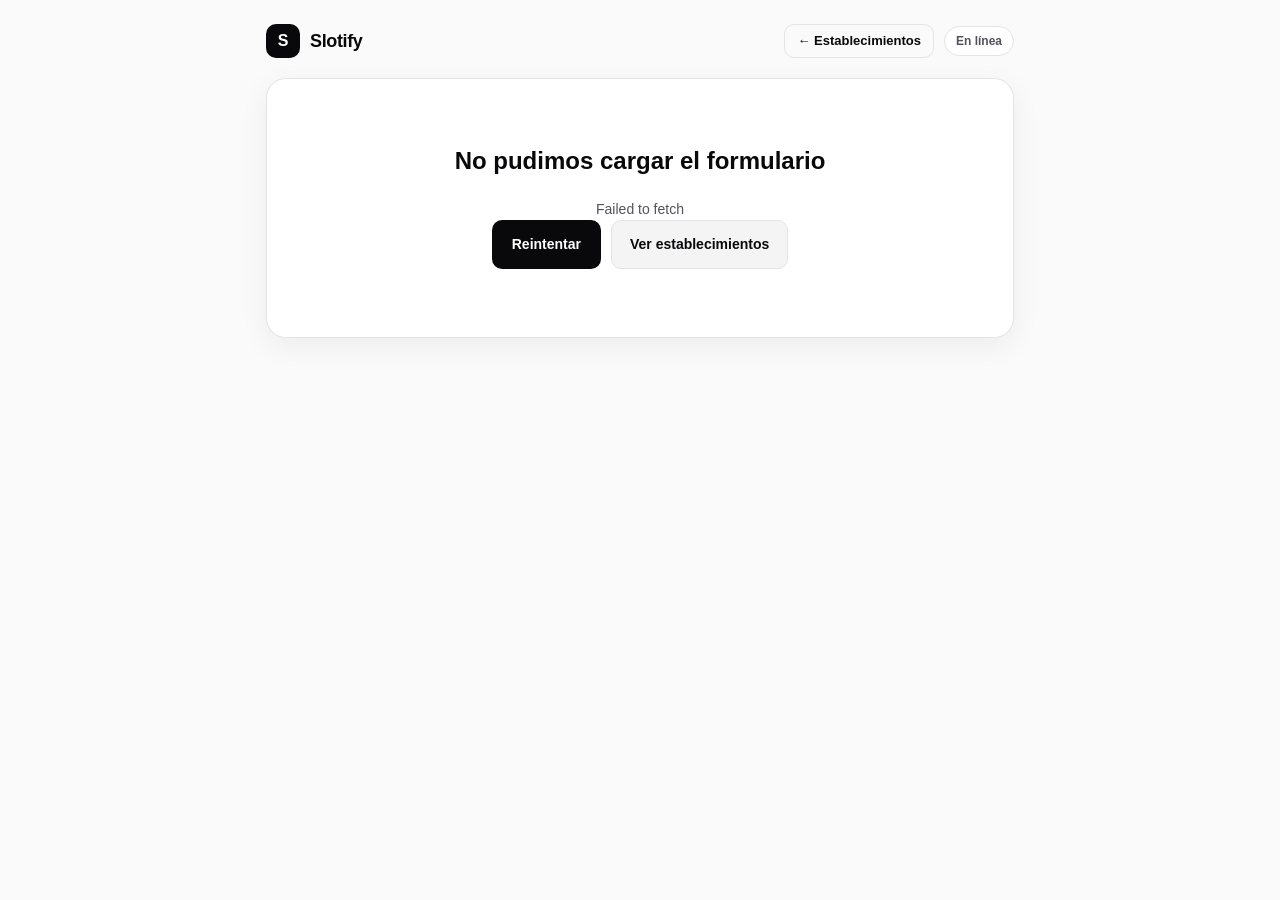
<file: src/Slotify.API/wwwroot/book/index.html>
<!DOCTYPE html>
<html lang="es">
  <head>
    <meta charset="UTF-8" />
    <meta name="viewport" content="width=device-width, initial-scale=1.0" />
    <title>Slotify — Reservas en Línea</title>
    <link rel="stylesheet" href="./styles.css" />
  </head>
  <body>
    <div class="page-shell">
      <header class="topbar">
        <a href="./" id="brand-home-link" class="brand-link">
          <span class="brand-mark">S</span>
          <span class="brand-wordmark">Slotify</span>
        </a>
        <div class="topbar-actions">
          <button type="button" id="back-to-directory-btn" class="ghost-btn hidden">
            &larr; Establecimientos
          </button>
          <span id="api-status-pill" class="status-pill">Conectando...</span>
        </div>
      </header>

      <main id="app-root" class="main-content">
        <section id="loading-view" class="panel center-panel">
          <div class="spinner" aria-hidden="true"></div>
          <p class="muted-text">Cargando información...</p>
        </section>

        <section id="error-view" class="panel center-panel hidden" role="alert">
          <h1 class="error-title" id="error-title">No pudimos cargar esta vista</h1>
          <p class="muted-text" id="error-message">
            Verifica que la API de Slotify esté activa y accesible.
          </p>
          <div class="actions-row">
            <button type="button" id="retry-btn" class="primary-btn">Reintentar</button>
            <button type="button" id="error-directory-btn" class="secondary-btn">
              Ver establecimientos
            </button>
          </div>
        </section>

        <section id="directory-view" class="hidden">
          <div class="directory-hero">
            <p class="eyebrow">PORTAL DE RESERVAS</p>
            <h1>Encuentra y agenda tu cita</h1>
            <p class="muted-text">
              Selecciona un negocio para ver sus servicios, horarios disponibles y confirmar tu espacio.
            </p>
            <div class="search-wrap">
              <input
                type="search"
                id="directory-search"
                class="text-input"
                placeholder="Buscar por nombre, giro o servicio..."
                aria-label="Buscar establecimiento"
              />
            </div>
          </div>

          <div id="directory-grid" class="directory-grid"></div>
          <div id="directory-empty" class="panel center-panel hidden">
            <p class="muted-text">No hay establecimientos disponibles que coincidan con tu búsqueda.</p>
          </div>
        </section>

        <section id="booking-view" class="hidden">
          <article class="business-banner" id="business-banner">
            <div class="banner-top">
              <div id="business-avatar" class="business-avatar">S</div>
              <div class="banner-meta">
                <div class="badge-row">
                  <span class="official-badge" id="business-sector">RESERVAS EN LÍNEA</span>
                  <span class="tz-badge" id="business-timezone">America/Mexico_City</span>
                </div>
                <h1 id="business-name">Establecimiento</h1>
                <p id="business-phone" class="banner-sub"></p>
              </div>
            </div>
            <div class="banner-copy">
              <h2 id="form-title">Reserva tu cita en línea</h2>
              <p id="form-description"></p>
            </div>
          </article>

          <form id="booking-form" class="booking-form" novalidate>
            <div class="panel form-section" id="services-section">
              <div class="section-heading">
                <h3>1. Selecciona tus servicios</h3>
                <span class="section-hint" id="services-summary-chip">Opcional</span>
              </div>
              <div id="services-list" class="services-list"></div>
            </div>

            <div class="panel form-section">
              <div class="section-heading">
                <h3>2. Fecha y horario</h3>
                <span class="section-hint" id="availability-hint">Horario del negocio</span>
              </div>

              <div class="date-controls">
                <div id="quick-days" class="quick-days"></div>
                <label class="field-block date-input-wrap">
                  <span class="field-label">Otra fecha</span>
                  <input type="date" id="booking-date-input" class="text-input" required />
                </label>
              </div>

              <div id="slots-loading" class="slots-message hidden">
                Consultando disponibilidad...
              </div>
              <div id="slots-empty" class="slots-message hidden"></div>
              <div id="time-slots-grid" class="time-slots-grid"></div>
            </div>

            <div id="custom-fields-section" class="panel form-section hidden">
              <div class="section-heading">
                <h3>3. Preferencias adicionales</h3>
              </div>
              <div id="custom-fields-container" class="custom-fields-container"></div>
            </div>

            <div class="panel form-section">
              <div class="section-heading">
                <h3 id="contact-section-heading">3. Tus datos de contacto</h3>
              </div>
              <div class="contact-grid">
                <label class="field-block">
                  <span class="field-label">Nombre completo *</span>
                  <input
                    type="text"
                    id="client-name"
                    class="text-input"
                    maxlength="150"
                    placeholder="Ej. Alejandro Gómez"
                    required
                  />
                </label>

                <label class="field-block">
                  <span class="field-label">Teléfono o WhatsApp</span>
                  <input
                    type="tel"
                    id="client-phone"
                    class="text-input"
                    maxlength="20"
                    placeholder="Ej. +52 55 1234 5678"
                  />
                </label>

                <label class="field-block">
                  <span class="field-label">Correo electrónico (opcional)</span>
                  <input
                    type="email"
                    id="client-email"
                    class="text-input"
                    maxlength="150"
                    placeholder="tu@correo.com"
                  />
                </label>

                <label class="field-block full-width">
                  <span class="field-label">Notas para el establecimiento (opcional)</span>
                  <textarea
                    id="client-notes"
                    class="text-input textarea-input"
                    rows="3"
                    maxlength="500"
                    placeholder="Detalles adicionales, preferencias o indicaciones..."
                  ></textarea>
                </label>
              </div>
            </div>

            <div id="form-error-banner" class="alert-error hidden" role="alert"></div>

            <footer class="checkout-bar">
              <div class="checkout-totals">
                <span class="checkout-label" id="checkout-summary-text">Selecciona fecha y hora</span>
                <strong class="checkout-price" id="checkout-total-price">$0.00</strong>
              </div>
              <button type="submit" id="submit-booking-btn" class="primary-btn submit-btn">
                Confirmar y Agendar Cita
              </button>
            </footer>
          </form>
        </section>

        <section id="receipt-view" class="panel receipt-panel hidden">
          <div class="receipt-header" id="receipt-header">
            <div class="receipt-check">&#10003;</div>
            <h2>Reserva Confirmada</h2>
            <p id="receipt-subtitle"></p>
          </div>
          <dl class="receipt-details" id="receipt-details"></dl>
          <div class="actions-row">
            <button type="button" id="book-another-btn" class="primary-btn">
              Hacer otra reservación
            </button>
            <button type="button" id="receipt-directory-btn" class="secondary-btn">
              Ver más negocios
            </button>
          </div>
        </section>
      </main>
    </div>

    <script src="./app.js" defer></script>
  </body>
</html>
</file>
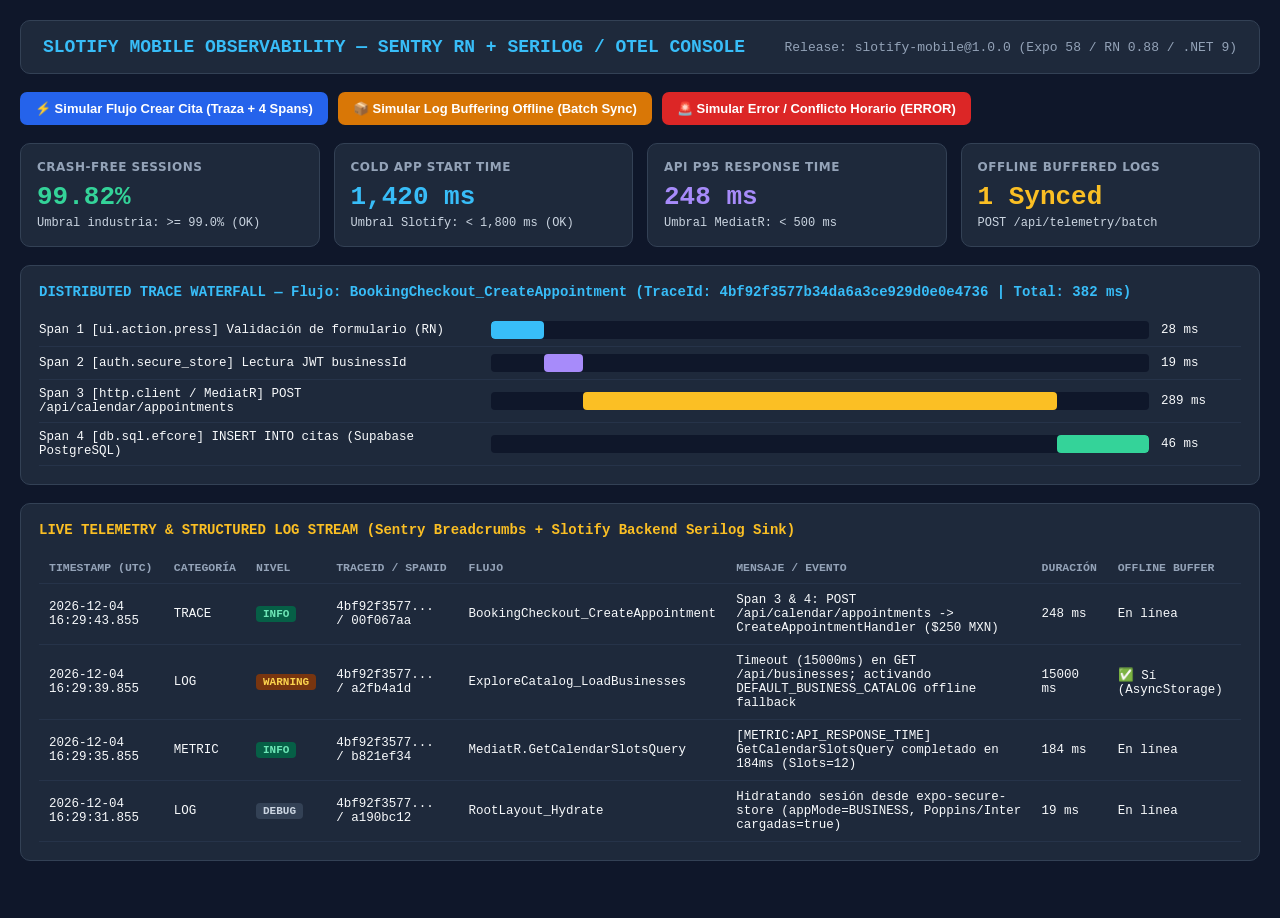
<file: docs/consola_monitoreo_slotify.html>
<!DOCTYPE html>
<html lang="es">
<head>
  <meta charset="UTF-8" />
  <title>Slotify — Consola de Monitoreo y Observabilidad Móvil</title>
  <style>
    * { box-sizing: border-box; margin: 0; padding: 0; }
    body { background: #0f172a; color: #f8fafc; font-family: 'Segoe UI', system-ui, sans-serif; padding: 20px; }
    header { background: #1e293b; border: 1px solid #334155; border-radius: 10px; padding: 16px 22px; display: flex; justify-content: space-between; align-items: center; margin-bottom: 18px; }
    header h1 { font-size: 18px; color: #38bdf8; font-family: Consolas, monospace; }
    header .meta { font-size: 13px; color: #94a3b8; font-family: Consolas, monospace; }
    .toolbar { display: flex; gap: 10px; margin-bottom: 18px; flex-wrap: wrap; }
    button { background: #2563eb; color: #fff; border: none; padding: 9px 15px; border-radius: 7px; cursor: pointer; font-weight: 600; font-size: 13px; transition: opacity 0.15s; }
    button:hover { opacity: 0.9; }
    button.warn { background: #d97706; }
    button.err { background: #dc2626; }
    .cards { display: grid; grid-template-columns: repeat(4, 1fr); gap: 14px; margin-bottom: 18px; }
    .card { background: #1e293b; border: 1px solid #334155; border-radius: 10px; padding: 16px; }
    .card .label { font-size: 12px; color: #94a3b8; font-weight: 700; letter-spacing: 0.5px; }
    .card .val { font-size: 26px; font-weight: 800; font-family: Consolas, monospace; margin: 8px 0 4px; }
    .card .sub { font-size: 12px; color: #cbd5e1; font-family: Consolas, monospace; }
    .panel { background: #1e293b; border: 1px solid #334155; border-radius: 10px; padding: 18px; margin-bottom: 18px; }
    .panel h2 { font-size: 14px; color: #38bdf8; font-family: Consolas, monospace; margin-bottom: 14px; }
    .span-row { display: grid; grid-template-columns: 440px 1fr 80px; align-items: center; gap: 12px; padding: 7px 0; border-bottom: 1px solid #263349; font-family: Consolas, monospace; font-size: 12.5px; }
    .bar-wrap { background: #0f172a; height: 18px; border-radius: 4px; position: relative; overflow: hidden; }
    .bar { height: 100%; border-radius: 4px; }
    table { width: 100%; border-collapse: collapse; font-family: Consolas, monospace; font-size: 12.5px; }
    th, td { text-align: left; padding: 9px 10px; border-bottom: 1px solid #263349; }
    th { color: #94a3b8; font-size: 11.5px; text-transform: uppercase; }
    .badge { padding: 2px 7px; border-radius: 4px; font-weight: 700; font-size: 11px; }
    .DEBUG { background: #334155; color: #cbd5e1; }
    .INFO { background: #065f46; color: #6ee7b7; }
    .WARNING { background: #78350f; color: #fcd34d; }
    .ERROR, .FATAL { background: #7f1d1d; color: #fca5a5; }
  </style>
</head>
<body>
  <header>
    <h1>SLOTIFY MOBILE OBSERVABILITY — SENTRY RN + SERILOG / OTEL CONSOLE</h1>
    <div class="meta">Release: slotify-mobile@1.0.0 (Expo 58 / RN 0.88 / .NET 9)</div>
  </header>

  <div class="toolbar">
    <button onclick="simulateTrace()">⚡ Simular Flujo Crear Cita (Traza + 4 Spans)</button>
    <button class="warn" onclick="simulateOfflineBatch()">📦 Simular Log Buffering Offline (Batch Sync)</button>
    <button class="err" onclick="simulateError()">🚨 Simular Error / Conflicto Horario (ERROR)</button>
  </div>

  <div class="cards">
    <div class="card">
      <div class="label">CRASH-FREE SESSIONS</div>
      <div class="val" style="color:#34d399">99.82%</div>
      <div class="sub">Umbral industria: &gt;= 99.0% (OK)</div>
    </div>
    <div class="card">
      <div class="label">COLD APP START TIME</div>
      <div class="val" style="color:#38bdf8">1,420 ms</div>
      <div class="sub">Umbral Slotify: &lt; 1,800 ms (OK)</div>
    </div>
    <div class="card">
      <div class="label">API P95 RESPONSE TIME</div>
      <div class="val" style="color:#a78bfa" id="metric-latency">248 ms</div>
      <div class="sub">Umbral MediatR: &lt; 500 ms</div>
    </div>
    <div class="card">
      <div class="label">OFFLINE BUFFERED LOGS</div>
      <div class="val" style="color:#fbbf24" id="metric-buffered">2 Synced</div>
      <div class="sub">POST /api/telemetry/batch</div>
    </div>
  </div>

  <div class="panel">
    <h2>DISTRIBUTED TRACE WATERFALL — Flujo: BookingCheckout_CreateAppointment (TraceId: 4bf92f3577b34da6a3ce929d0e0e4736 | Total: 382 ms)</h2>
    <div class="span-row">
      <div>Span 1 [ui.action.press] Validación de formulario (RN)</div>
      <div class="bar-wrap"><div class="bar" style="margin-left:0%;width:8%;background:#38bdf8"></div></div>
      <div>28 ms</div>
    </div>
    <div class="span-row">
      <div>Span 2 [auth.secure_store] Lectura JWT businessId</div>
      <div class="bar-wrap"><div class="bar" style="margin-left:8%;width:6%;background:#a78bfa"></div></div>
      <div>19 ms</div>
    </div>
    <div class="span-row">
      <div>Span 3 [http.client / MediatR] POST /api/calendar/appointments</div>
      <div class="bar-wrap"><div class="bar" style="margin-left:14%;width:72%;background:#fbbf24"></div></div>
      <div>289 ms</div>
    </div>
    <div class="span-row">
      <div>Span 4 [db.sql.efcore] INSERT INTO citas (Supabase PostgreSQL)</div>
      <div class="bar-wrap"><div class="bar" style="margin-left:86%;width:14%;background:#34d399"></div></div>
      <div>46 ms</div>
    </div>
  </div>

  <div class="panel">
    <h2 style="color:#fbbf24">LIVE TELEMETRY &amp; STRUCTURED LOG STREAM (Sentry Breadcrumbs + Slotify Backend Serilog Sink)</h2>
    <table>
      <thead>
        <tr>
          <th>Timestamp (UTC)</th>
          <th>Categoría</th>
          <th>Nivel</th>
          <th>TraceId / SpanId</th>
          <th>Flujo</th>
          <th>Mensaje / Evento</th>
          <th>Duración</th>
          <th>Offline Buffer</th>
        </tr>
      </thead>
      <tbody id="log-rows"></tbody>
    </table>
  </div>

  <script>
    const localEvents = [
      { timestamp: new Date().toISOString(), category: 'TRACE', level: 'INFO', traceId: '4bf92f3577b34da6a3ce929d0e0e4736', spanId: '00f067aa0ba902b7', flow: 'BookingCheckout_CreateAppointment', message: 'Span 3 & 4: POST /api/calendar/appointments -> CreateAppointmentHandler ($250 MXN)', durationMs: 248, wasBufferedOffline: false },
      { timestamp: new Date(Date.now() - 4000).toISOString(), category: 'LOG', level: 'WARNING', traceId: '4bf92f3577b34da6a3ce929d0e0e4736', spanId: 'a2fb4a1d1a96d312', flow: 'ExploreCatalog_LoadBusinesses', message: 'Timeout (15000ms) en GET /api/businesses; activando DEFAULT_BUSINESS_CATALOG offline fallback', durationMs: 15000, wasBufferedOffline: true },
      { timestamp: new Date(Date.now() - 8000).toISOString(), category: 'METRIC', level: 'INFO', traceId: '4bf92f3577b34da6a3ce929d0e0e4736', spanId: 'b821ef34a912044c', flow: 'MediatR.GetCalendarSlotsQuery', message: '[METRIC:API_RESPONSE_TIME] GetCalendarSlotsQuery completado en 184ms (Slots=12)', durationMs: 184, wasBufferedOffline: false },
      { timestamp: new Date(Date.now() - 12000).toISOString(), category: 'LOG', level: 'DEBUG', traceId: '4bf92f3577b34da6a3ce929d0e0e4736', spanId: 'a190bc12e410098a', flow: 'RootLayout_Hydrate', message: 'Hidratando sesión desde expo-secure-store (appMode=BUSINESS, Poppins/Inter cargadas=true)', durationMs: 19, wasBufferedOffline: false }
    ];

    function render() {
      const tbody = document.getElementById('log-rows');
      tbody.innerHTML = '';
      let buffered = 0;
      for (const e of localEvents) {
        if (e.wasBufferedOffline) buffered++;
        const tr = document.createElement('tr');
        tr.innerHTML = `
          <td>${new Date(e.timestamp).toISOString().replace('T', ' ').substring(0, 23)}</td>
          <td>${e.category}</td>
          <td><span class="badge ${e.level}">${e.level}</span></td>
          <td>${e.traceId.substring(0, 10)}... / ${e.spanId.substring(0, 8)}</td>
          <td>${e.flow}</td>
          <td>${e.message}</td>
          <td>${e.durationMs} ms</td>
          <td>${e.wasBufferedOffline ? '✅ Sí (AsyncStorage)' : 'En línea'}</td>
        `;
        tbody.appendChild(tr);
      }
      document.getElementById('metric-buffered').innerText = buffered + ' Synced';
    }

    function hex(len) {
      return Array.from({length: len}, () => Math.floor(Math.random()*16).toString(16)).join('');
    }

    function simulateTrace() {
      const t = hex(32);
      localEvents.unshift({
        timestamp: new Date().toISOString(),
        category: 'TRACE',
        level: 'INFO',
        traceId: t,
        spanId: hex(16),
        flow: 'BookingCheckout_CreateAppointment',
        message: 'POST /api/calendar/appointments completado e insertado en Supabase PostgreSQL',
        durationMs: Math.floor(190 + Math.random() * 90),
        wasBufferedOffline: false
      });
      render();
    }

    function simulateOfflineBatch() {
      localEvents.unshift({
        timestamp: new Date().toISOString(),
        category: 'LOG',
        level: 'WARNING',
        traceId: hex(32),
        spanId: hex(16),
        flow: 'ExploreCatalog_LoadBusinesses',
        message: 'Batch sincronizado desde @slotify/telemetry_queue_v1 (DEFAULT_BUSINESS_CATALOG activo)',
        durationMs: 15000,
        wasBufferedOffline: true
      });
      render();
    }

    function simulateError() {
      localEvents.unshift({
        timestamp: new Date().toISOString(),
        category: 'CRASH',
        level: 'ERROR',
        traceId: hex(32),
        spanId: hex(16),
        flow: 'ScheduleBlocks_Create',
        message: 'ValidationException HTTP 409 en POST /api/schedule-blocks: Solapamiento 14:00-15:00 UTC',
        durationMs: 115,
        wasBufferedOffline: false
      });
      render();
    }

    render();
  </script>
</body>
</html>
</file>
<file: src/Slotify.API/wwwroot/book/styles.css>
:root {
  --bg: #fafafa;
  --surface: #ffffff;
  --surface-subtle: #f4f4f5;
  --border: #e4e4e7;
  --border-strong: #d4d4d8;
  --text: #09090b;
  --text-secondary: #52525b;
  --muted: #71717a;
  --primary: #09090b;
  --primary-text: #ffffff;
  --accent: #18181b;
  --accent-secondary: #3f3f46;
  --accent-soft: rgba(24, 24, 27, 0.08);
  --danger: #dc2626;
  --danger-bg: #fef2f2;
  --success: #059669;
  --shadow: 0 8px 30px rgba(0, 0, 0, 0.06);
  --radius-lg: 20px;
  --radius-md: 14px;
  --radius-sm: 10px;
}

@media (prefers-color-scheme: dark) {
  :root {
    --bg: #09090b;
    --surface: #141416;
    --surface-subtle: #1c1c20;
    --border: #27272a;
    --border-strong: #3f3f46;
    --text: #fafafa;
    --text-secondary: #a1a1aa;
    --muted: #71717a;
    --primary: #fafafa;
    --primary-text: #09090b;
    --danger: #f87171;
    --danger-bg: rgba(239, 68, 68, 0.14);
    --success: #34d399;
    --shadow: 0 12px 36px rgba(0, 0, 0, 0.4);
  }
}

* {
  box-sizing: border-box;
}

html,
body {
  margin: 0;
  padding: 0;
  background: var(--bg);
  color: var(--text);
  font-family: -apple-system, BlinkMacSystemFont, "Segoe UI", Roboto, Inter, sans-serif;
  line-height: 1.5;
  -webkit-font-smoothing: antialiased;
}

.hidden {
  display: none !important;
}

.page-shell {
  max-width: 780px;
  margin: 0 auto;
  padding: 16px 16px 56px;
}

.topbar {
  display: flex;
  align-items: center;
  justify-content: space-between;
  gap: 12px;
  padding: 8px 0 20px;
}

.brand-link {
  display: inline-flex;
  align-items: center;
  gap: 10px;
  text-decoration: none;
  color: var(--text);
  font-weight: 800;
  font-size: 18px;
  letter-spacing: -0.02em;
}

.brand-mark {
  width: 34px;
  height: 34px;
  border-radius: 10px;
  background: var(--primary);
  color: var(--primary-text);
  display: grid;
  place-items: center;
  font-size: 16px;
  font-weight: 800;
}

.topbar-actions {
  display: flex;
  align-items: center;
  gap: 10px;
}

.status-pill {
  font-size: 12px;
  font-weight: 600;
  color: var(--text-secondary);
  background: var(--surface);
  border: 1px solid var(--border);
  border-radius: 999px;
  padding: 5px 11px;
}

.ghost-btn,
.secondary-btn,
.primary-btn {
  font: inherit;
  cursor: pointer;
  border-radius: var(--radius-sm);
  transition: transform 0.12s ease, opacity 0.15s ease, border-color 0.15s ease;
}

.ghost-btn:active,
.secondary-btn:active,
.primary-btn:active {
  transform: scale(0.985);
}

.ghost-btn {
  background: transparent;
  border: 1px solid var(--border);
  color: var(--text);
  padding: 6px 12px;
  font-size: 13px;
  font-weight: 600;
}

.primary-btn {
  background: var(--primary);
  color: var(--primary-text);
  border: none;
  padding: 13px 20px;
  font-size: 14px;
  font-weight: 700;
}

.primary-btn:disabled {
  opacity: 0.55;
  cursor: not-allowed;
}

.secondary-btn {
  background: var(--surface-subtle);
  color: var(--text);
  border: 1px solid var(--border);
  padding: 13px 18px;
  font-size: 14px;
  font-weight: 600;
}

.panel {
  background: var(--surface);
  border: 1px solid var(--border);
  border-radius: var(--radius-lg);
  padding: 20px;
  box-shadow: var(--shadow);
}

.center-panel {
  text-align: center;
  padding: 44px 24px;
}

.spinner {
  width: 30px;
  height: 30px;
  border: 3px solid var(--border);
  border-top-color: var(--text);
  border-radius: 50%;
  margin: 0 auto 14px;
  animation: spin 0.7s linear infinite;
}

@keyframes spin {
  to {
    transform: rotate(360deg);
  }
}

.muted-text {
  color: var(--text-secondary);
  margin: 0;
  font-size: 14px;
}

.eyebrow {
  margin: 0 0 6px;
  font-size: 11px;
  font-weight: 700;
  letter-spacing: 0.08em;
  color: var(--muted);
}

.directory-hero {
  margin-bottom: 20px;
}

.directory-hero h1 {
  margin: 0 0 8px;
  font-size: 28px;
  letter-spacing: -0.03em;
}

.search-wrap {
  margin-top: 16px;
}

.directory-grid {
  display: grid;
  grid-template-columns: repeat(auto-fill, minmax(230px, 1fr));
  gap: 14px;
}

.business-card {
  background: var(--surface);
  border: 1px solid var(--border);
  border-radius: var(--radius-md);
  padding: 18px;
  display: flex;
  flex-direction: column;
  gap: 12px;
  text-decoration: none;
  color: inherit;
  transition: border-color 0.15s ease, transform 0.15s ease;
}

.business-card:hover {
  border-color: var(--border-strong);
  transform: translateY(-2px);
}

.card-head {
  display: flex;
  align-items: center;
  gap: 12px;
}

.card-avatar {
  width: 44px;
  height: 44px;
  border-radius: 12px;
  display: grid;
  place-items: center;
  font-weight: 800;
  color: #ffffff;
  font-size: 15px;
  flex-shrink: 0;
  overflow: hidden;
}

.card-avatar img,
.business-avatar img {
  width: 100%;
  height: 100%;
  object-fit: cover;
}

.card-title {
  margin: 0;
  font-size: 16px;
  font-weight: 700;
}

.card-category {
  margin: 2px 0 0;
  font-size: 12px;
  color: var(--muted);
}

.card-cta {
  margin-top: auto;
  font-size: 13px;
  font-weight: 700;
  color: var(--text);
}

.business-banner {
  border-radius: var(--radius-lg);
  padding: 24px;
  color: #ffffff;
  background: linear-gradient(135deg, var(--accent), var(--accent-secondary));
  margin-bottom: 18px;
  box-shadow: var(--shadow);
}

.banner-top {
  display: flex;
  align-items: center;
  gap: 16px;
}

.business-avatar {
  width: 58px;
  height: 58px;
  border-radius: 16px;
  background: rgba(255, 255, 255, 0.2);
  border: 1px solid rgba(255, 255, 255, 0.35);
  display: grid;
  place-items: center;
  font-size: 20px;
  font-weight: 800;
  flex-shrink: 0;
  overflow: hidden;
}

.banner-meta h1 {
  margin: 6px 0 2px;
  font-size: 22px;
  line-height: 1.2;
}

.banner-sub {
  margin: 0;
  font-size: 13px;
  opacity: 0.9;
}

.badge-row {
  display: flex;
  flex-wrap: wrap;
  gap: 6px;
}

.official-badge,
.tz-badge {
  font-size: 11px;
  font-weight: 700;
  padding: 3px 9px;
  border-radius: 999px;
  background: rgba(255, 255, 255, 0.18);
}

.banner-copy {
  margin-top: 16px;
  padding-top: 14px;
  border-top: 1px solid rgba(255, 255, 255, 0.2);
}

.banner-copy h2 {
  margin: 0 0 4px;
  font-size: 17px;
}

.banner-copy p {
  margin: 0;
  font-size: 13.5px;
  opacity: 0.92;
}

.booking-form {
  display: flex;
  flex-direction: column;
  gap: 16px;
}

.section-heading {
  display: flex;
  align-items: center;
  justify-content: space-between;
  gap: 12px;
  margin-bottom: 14px;
}

.section-heading h3 {
  margin: 0;
  font-size: 16px;
  font-weight: 700;
}

.section-hint {
  font-size: 12px;
  color: var(--muted);
  font-weight: 600;
}

.services-list {
  display: grid;
  gap: 10px;
}

.service-option {
  display: flex;
  align-items: center;
  justify-content: space-between;
  gap: 12px;
  width: 100%;
  text-align: left;
  background: var(--surface-subtle);
  border: 1.5px solid var(--border);
  border-radius: var(--radius-md);
  padding: 13px 15px;
  color: var(--text);
  cursor: pointer;
  font: inherit;
}

.service-option.selected {
  border-color: var(--accent);
  background: var(--accent-soft);
}

.service-title {
  display: block;
  font-weight: 700;
  font-size: 14.5px;
}

.service-meta {
  display: block;
  font-size: 12.5px;
  color: var(--text-secondary);
}

.service-price {
  font-weight: 800;
  font-size: 14.5px;
  white-space: nowrap;
}

.date-controls {
  display: flex;
  flex-wrap: wrap;
  gap: 12px;
  align-items: flex-end;
  margin-bottom: 14px;
}

.quick-days {
  display: flex;
  flex-wrap: wrap;
  gap: 8px;
  flex: 1;
}

.day-chip {
  border: 1px solid var(--border);
  background: var(--surface-subtle);
  color: var(--text);
  border-radius: var(--radius-sm);
  padding: 8px 12px;
  font: inherit;
  font-size: 12.5px;
  font-weight: 600;
  cursor: pointer;
}

.day-chip.selected {
  background: var(--primary);
  color: var(--primary-text);
  border-color: var(--primary);
}

.date-input-wrap {
  min-width: 165px;
}

.time-slots-grid {
  display: grid;
  grid-template-columns: repeat(auto-fill, minmax(96px, 1fr));
  gap: 8px;
}

.slot-btn {
  padding: 10px 8px;
  border-radius: var(--radius-sm);
  border: 1px solid var(--border);
  background: var(--surface-subtle);
  color: var(--text);
  font: inherit;
  font-size: 13px;
  font-weight: 600;
  cursor: pointer;
}

.slot-btn.selected {
  background: var(--accent);
  border-color: var(--accent);
  color: #ffffff;
}

.slots-message {
  padding: 14px;
  border-radius: var(--radius-sm);
  background: var(--surface-subtle);
  color: var(--text-secondary);
  font-size: 13.5px;
  text-align: center;
}

.custom-fields-container {
  display: grid;
  gap: 14px;
}

.choice-pills {
  display: flex;
  flex-wrap: wrap;
  gap: 8px;
}

.choice-pill {
  border: 1px solid var(--border);
  background: var(--surface-subtle);
  color: var(--text);
  border-radius: 999px;
  padding: 7px 14px;
  font: inherit;
  font-size: 13px;
  font-weight: 600;
  cursor: pointer;
}

.choice-pill.selected {
  background: var(--accent);
  border-color: var(--accent);
  color: #ffffff;
}

.contact-grid {
  display: grid;
  grid-template-columns: repeat(2, minmax(0, 1fr));
  gap: 14px;
}

.field-block {
  display: flex;
  flex-direction: column;
  gap: 6px;
}

.field-block.full-width {
  grid-column: 1 / -1;
}

.field-label {
  font-size: 12.5px;
  font-weight: 600;
  color: var(--text-secondary);
}

.text-input {
  width: 100%;
  background: var(--surface-subtle);
  border: 1px solid var(--border);
  border-radius: var(--radius-sm);
  padding: 11px 13px;
  font: inherit;
  font-size: 14px;
  color: var(--text);
}

.text-input:focus {
  outline: 2px solid var(--accent);
  border-color: transparent;
}

.textarea-input {
  resize: vertical;
  min-height: 82px;
}

.alert-error {
  padding: 12px 15px;
  border-radius: var(--radius-md);
  background: var(--danger-bg);
  color: var(--danger);
  border: 1px solid var(--danger);
  font-size: 13.5px;
  font-weight: 600;
}

.checkout-bar {
  position: sticky;
  bottom: 12px;
  display: flex;
  align-items: center;
  justify-content: space-between;
  gap: 14px;
  background: var(--surface);
  border: 1px solid var(--border);
  border-radius: var(--radius-lg);
  padding: 14px 18px;
  box-shadow: var(--shadow);
}

.checkout-totals {
  display: flex;
  flex-direction: column;
}

.checkout-label {
  font-size: 12.5px;
  color: var(--text-secondary);
}

.checkout-price {
  font-size: 20px;
  font-weight: 800;
}

.receipt-panel {
  overflow: hidden;
  padding: 0;
}

.receipt-header {
  background: linear-gradient(135deg, var(--accent), var(--accent-secondary));
  color: #ffffff;
  padding: 28px 24px;
  text-align: center;
}

.receipt-check {
  width: 52px;
  height: 52px;
  border-radius: 50%;
  background: #ffffff;
  color: var(--accent);
  display: grid;
  place-items: center;
  font-size: 24px;
  font-weight: 800;
  margin: 0 auto 12px;
}

.receipt-header h2 {
  margin: 0 0 6px;
}

.receipt-header p {
  margin: 0;
  opacity: 0.92;
  font-size: 14px;
}

.receipt-details {
  margin: 0;
  padding: 20px 24px;
  display: grid;
  gap: 12px;
}

.receipt-row {
  display: flex;
  justify-content: space-between;
  gap: 16px;
  border-bottom: 1px solid var(--border);
  padding-bottom: 10px;
  font-size: 14px;
}

.receipt-row dt {
  color: var(--text-secondary);
}

.receipt-row dd {
  margin: 0;
  font-weight: 700;
  text-align: right;
}

.actions-row {
  display: flex;
  flex-wrap: wrap;
  gap: 10px;
  justify-content: center;
  padding: 0 24px 24px;
}

@media (max-width: 600px) {
  .contact-grid {
    grid-template-columns: 1fr;
  }

  .checkout-bar {
    flex-direction: column;
    align-items: stretch;
  }

  .actions-row {
    flex-direction: column;
  }
}
</file>
